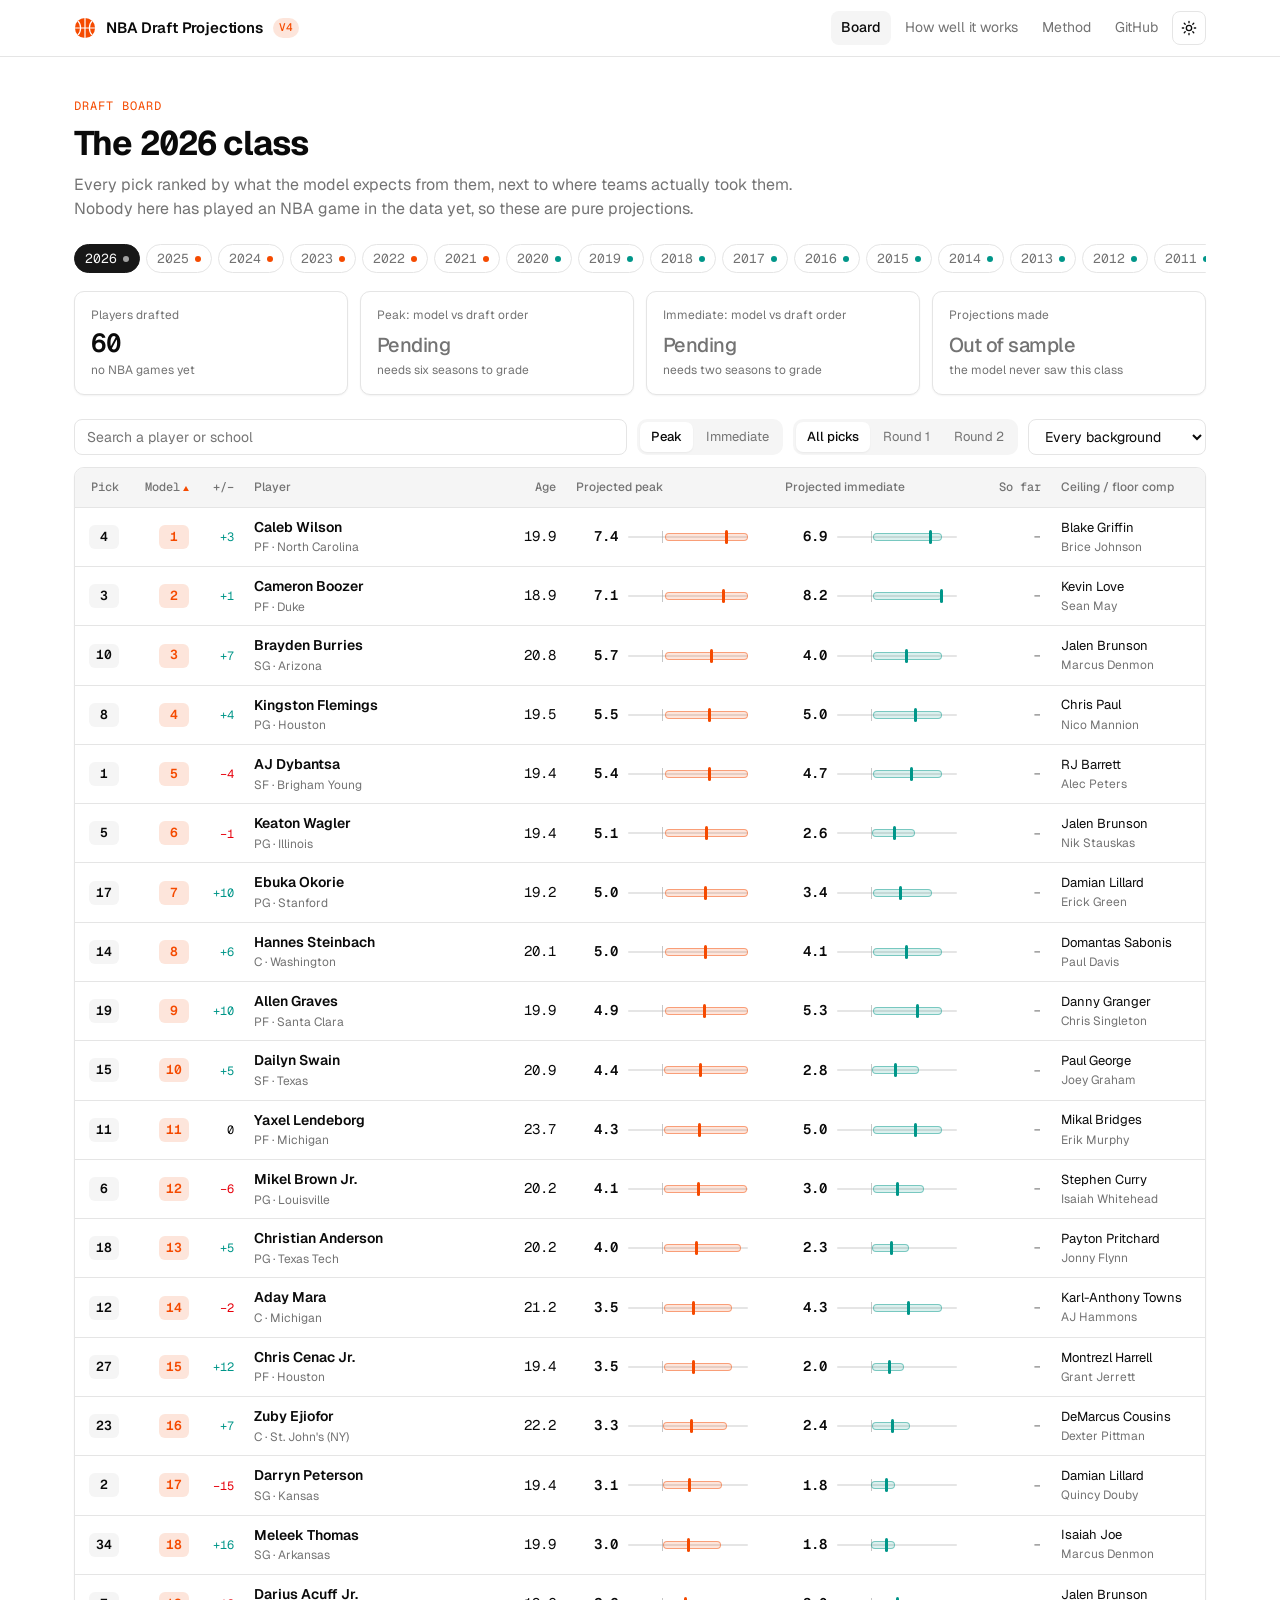
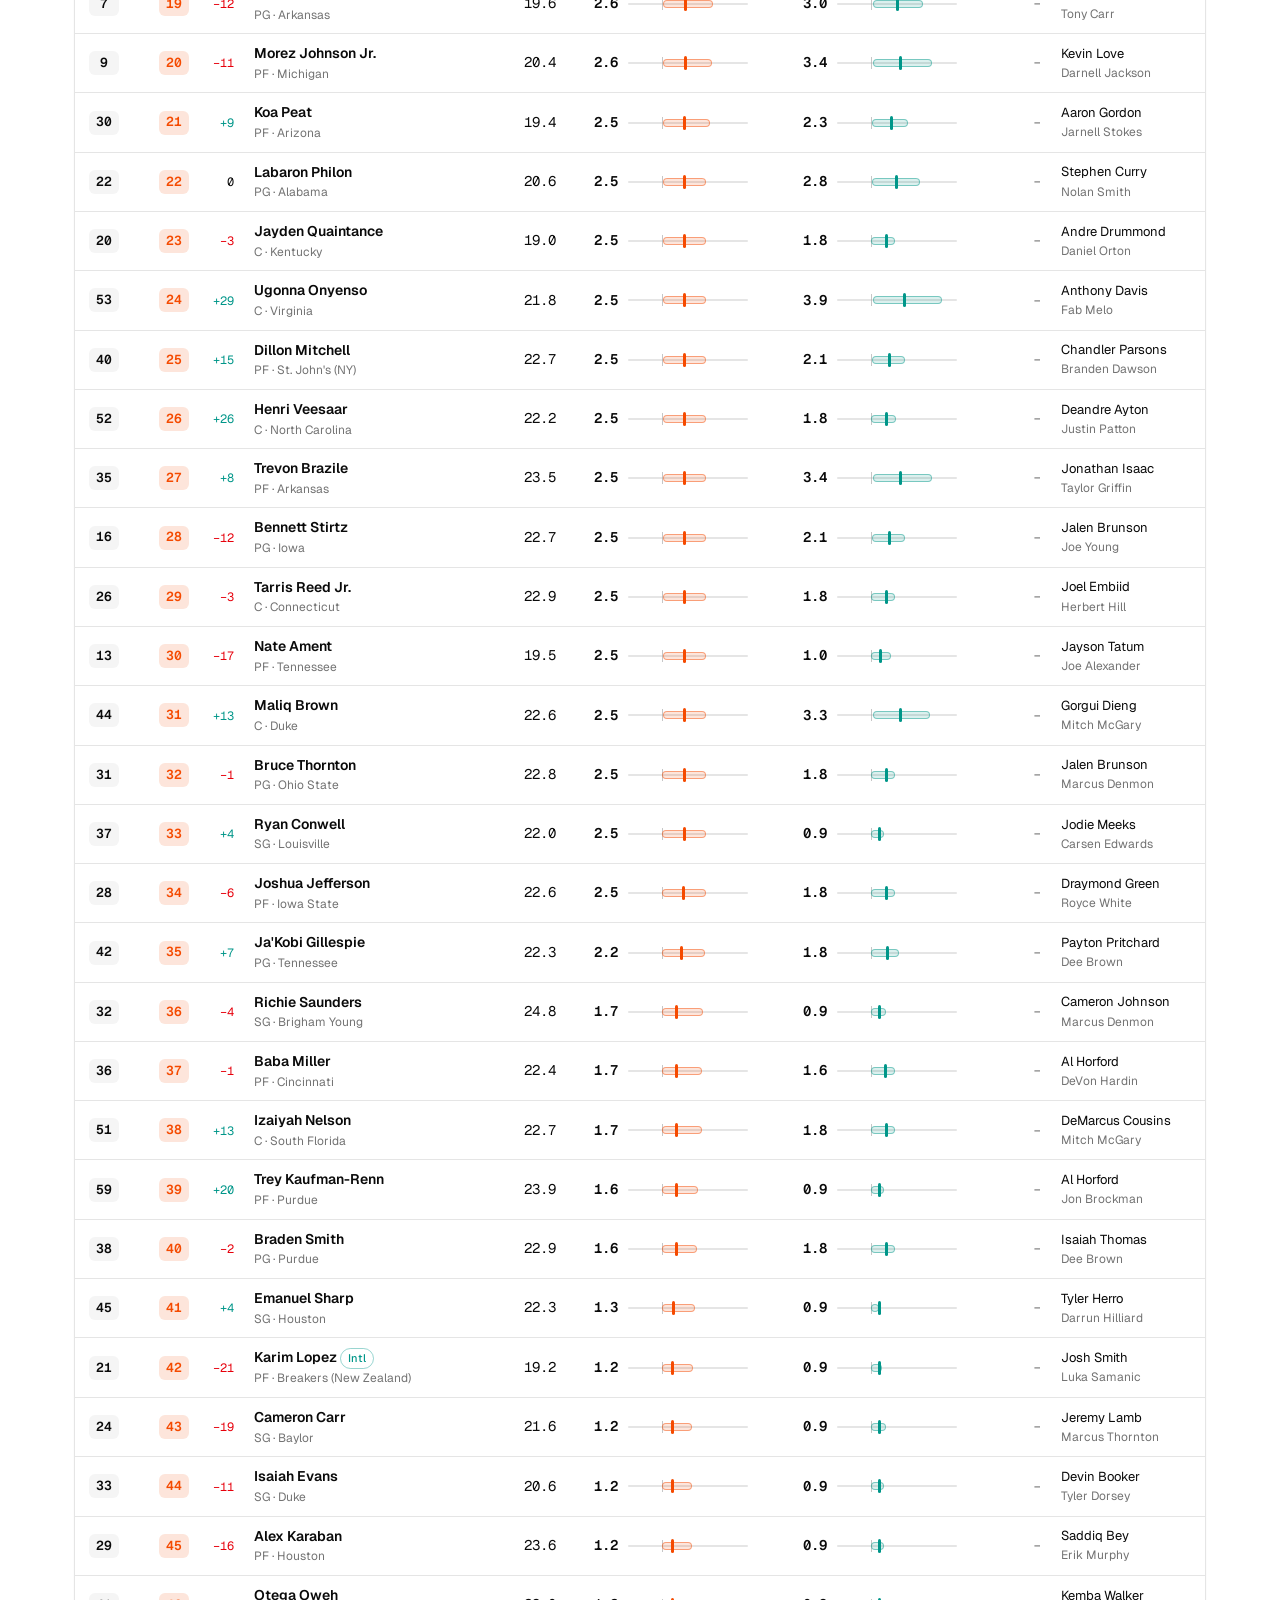
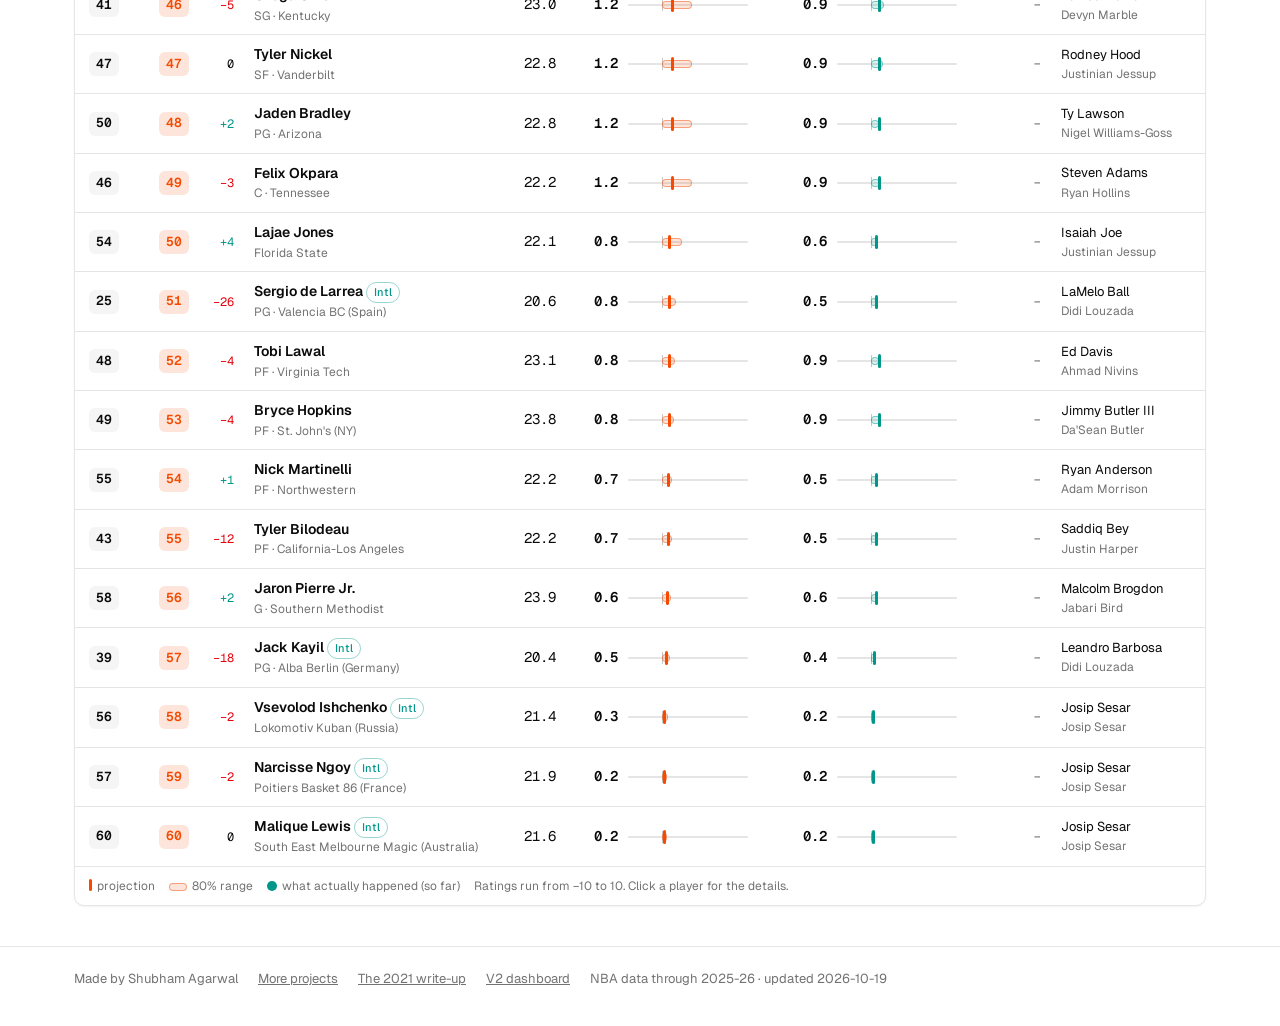
<file: docs/index.html>
<!doctype html>
<html lang="en">
<head>
<meta charset="utf-8">
<meta name="viewport" content="width=device-width, initial-scale=1">
<title>NBA Draft Board</title>
<meta name="description" content="Projected Peak and Immediate Impact Ratings for every NBA draft class since 2010, with ranges, player comps and what drives each projection.">
<link rel="preconnect" href="https://fonts.googleapis.com">
<link rel="preconnect" href="https://fonts.gstatic.com" crossorigin>
<link href="https://fonts.googleapis.com/css2?family=Geist:wght@400;500;600;700&family=Geist+Mono:wght@400;500;600&display=swap" rel="stylesheet">
<link rel="icon" href="data:image/svg+xml,%3Csvg xmlns='http://www.w3.org/2000/svg' viewBox='0 0 24 24'%3E%3Ccircle cx='12' cy='12' r='11' fill='%23e8590c'/%3E%3Cpath d='M1 12h22M12 1v22M4.2 4.2c4 4 4 11.6 0 15.6M19.8 4.2c-4 4-4 11.6 0 15.6' stroke='%23111' stroke-width='1.3' fill='none'/%3E%3C/svg%3E">
<link rel="stylesheet" href="assets/style.css">
<script src="assets/common.js"></script>
</head>
<body>
<header class="site-head">
  <div class="wrap">
    <a class="brand" href="./">
      <svg class="brand-ball" viewBox="0 0 24 24" aria-hidden="true"><circle cx="12" cy="12" r="11" fill="var(--orange)"/><path d="M1 12h22M12 1v22M4.2 4.2c4 4 4 11.6 0 15.6M19.8 4.2c-4 4-4 11.6 0 15.6" stroke="var(--background)" stroke-width="1.3" fill="none"/></svg>
      <span class="brand-name"><span class="name-long">NBA Draft </span>Projections</span><span class="tag">V4</span>
    </a>
    <nav class="nav">
      <a href="./" class="active">Board</a>
      <a href="backtest.html"><span class="hide-sm">How well it works</span><span class="show-sm">Backtest</span></a>
      <a href="method.html">Method</a>
      <a class="gh" href="https://github.com/statxsphere/nba_draft">GitHub</a>
      <button class="icon-btn" id="theme-btn" aria-label="Switch light and dark"><svg viewBox="0 0 24 24" fill="none" stroke="currentColor" stroke-width="2" stroke-linecap="round"><circle cx="12" cy="12" r="4"/><path d="M12 2v2M12 20v2M4.9 4.9l1.4 1.4M17.7 17.7l1.4 1.4M2 12h2M20 12h2M4.9 19.1l1.4-1.4M17.7 6.3l1.4-1.4"/></svg></button>
    </nav>
  </div>
</header>

<main class="wrap">
  <div class="page-title">
    <p class="eyebrow">Draft board</p>
    <h1 id="board-title">The <span class="mono">2026</span> class</h1>
    <p class="lede" id="board-lede">Every pick ranked by what the model expects from them, next to where teams actually took them.</p>
  </div>

  <div class="years" id="years" role="tablist" aria-label="Draft class"></div>

  <div class="stats" id="class-stats"></div>

  <div class="toolbar">
    <div class="grow"><input class="input" id="search" type="search" placeholder="Search a player or school" aria-label="Search"></div>
    <div class="seg" id="rank-by" aria-label="Rank by">
      <button data-v="peak" class="on">Peak</button>
      <button data-v="imm">Immediate</button>
    </div>
    <div class="seg" id="round-filter" aria-label="Round">
      <button data-v="all" class="on">All picks</button>
      <button data-v="1">Round 1</button>
      <button data-v="2">Round 2</button>
    </div>
    <select class="input" id="bg-filter" aria-label="Background">
      <option value="all">Every background</option>
      <option value="college">College</option>
      <option value="international">International</option>
      <option value="high school">High school</option>
      <option value="g league / ote">G League / OTE</option>
    </select>
  </div>

  <div class="card board-card">
    <div class="table-scroll">
      <table class="board" id="board">
        <thead>
          <tr>
            <th class="sortable num" data-k="pick">Pick</th>
            <th class="sortable num" data-k="rank">Model</th>
            <th class="sortable num hide-sm" data-k="delta" title="Draft pick minus model rank">+/−</th>
            <th class="sortable" data-k="name">Player</th>
            <th class="sortable num hide-md" data-k="age">Age</th>
            <th class="sortable" data-k="peak">Projected peak</th>
            <th class="sortable hide-sm" data-k="imm">Projected immediate</th>
            <th class="sortable num hide-md" data-k="actual" id="actual-head">Actual</th>
            <th class="hide-md">Ceiling / floor comp</th>
          </tr>
        </thead>
        <tbody></tbody>
      </table>
    </div>
    <div class="legend-inline">
      <span><i class="lg-mid"></i>projection</span>
      <span><i class="lg-band"></i>80% range</span>
      <span><i class="lg-act"></i>what actually happened (so far)</span>
      <span>Ratings run from −10 to 10. Click a player for the details.</span>
    </div>
  </div>
</main>

<div class="scrim" id="scrim"></div>
<aside class="drawer" id="drawer" aria-hidden="true" aria-label="Player details"></aside>

<footer class="site-foot">
  <div class="wrap">
    <span>Made by Shubham Agarwal</span>
    <a href="https://statxsphere.github.io/#projects">More projects</a>
    <a href="https://shoobydo.substack.com/p/nba-draft-2021-an-analysis">The 2021 write-up</a>
    <a href="https://statosphere-nba-draft-projections.streamlit.app/">V2 dashboard</a>
    <span id="updated"></span>
  </div>
</footer>

<script src="assets/board.js"></script>
</body>
</html>
</file>
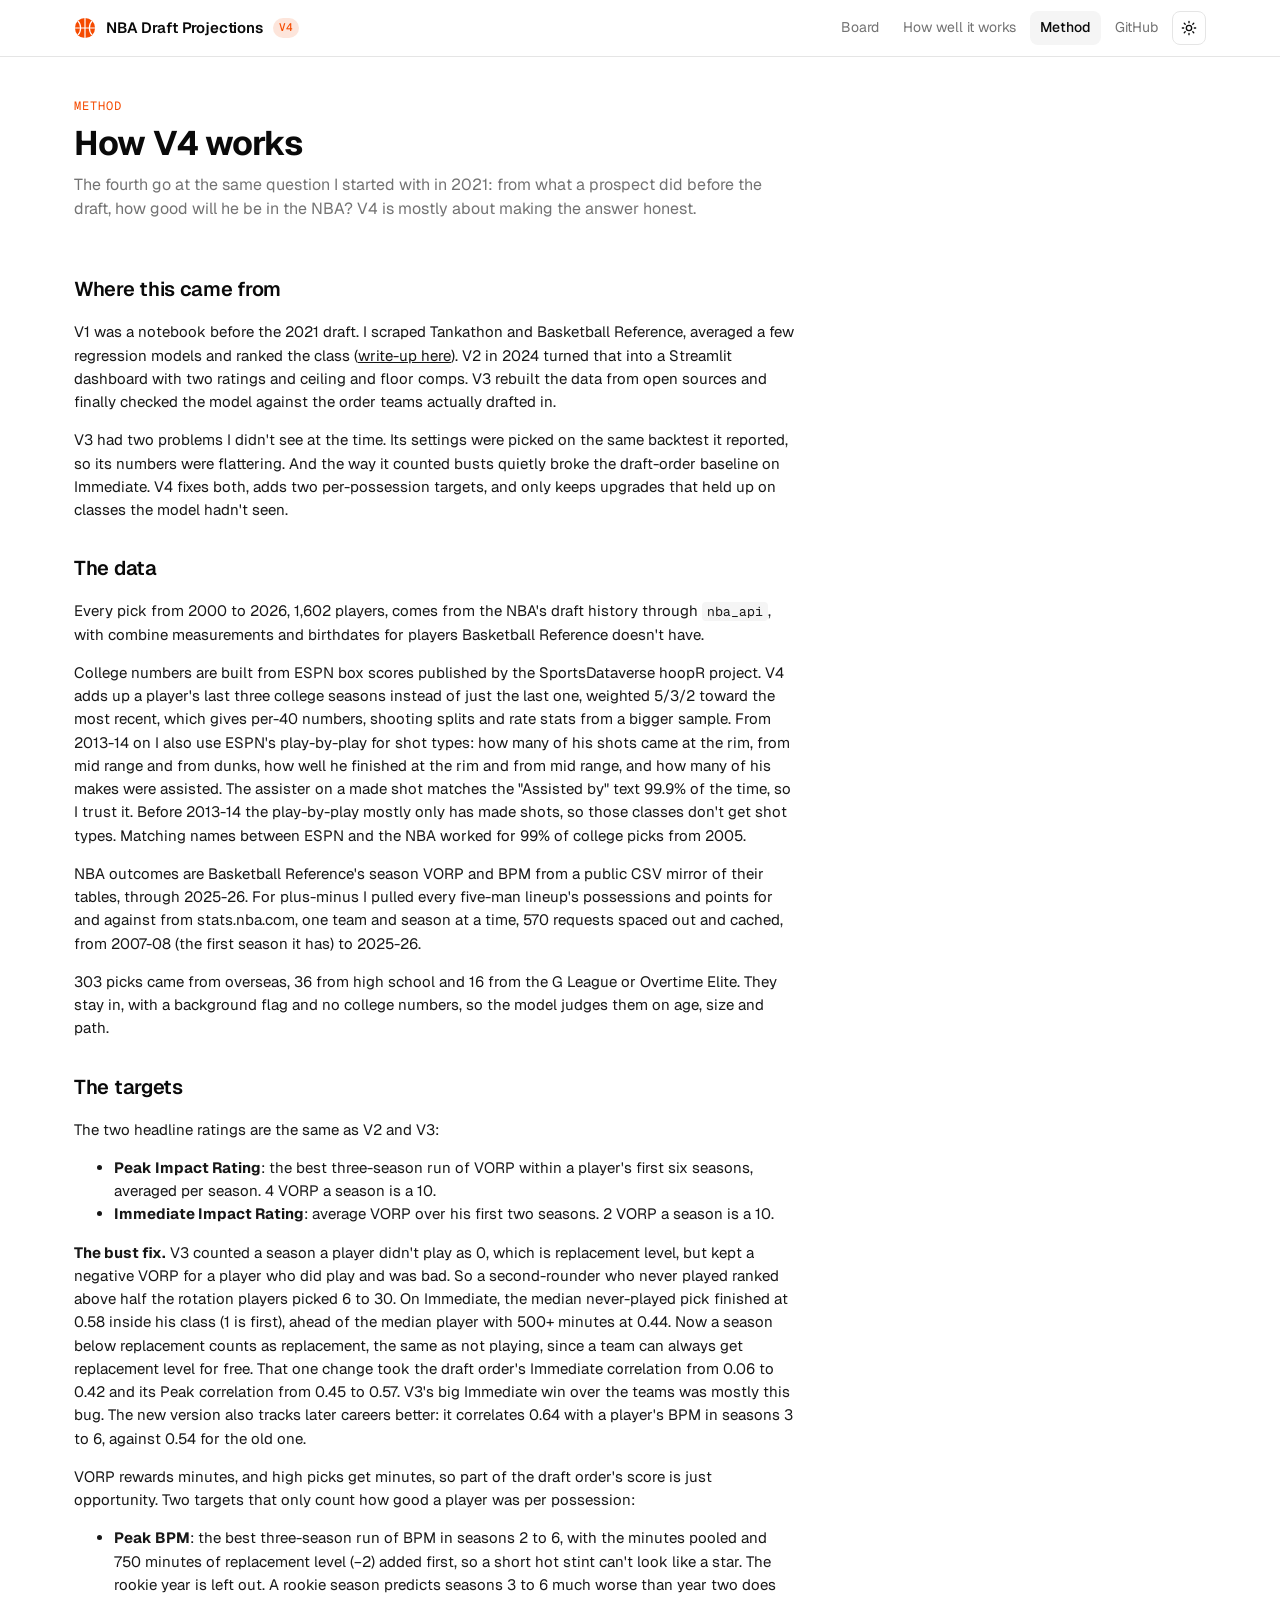
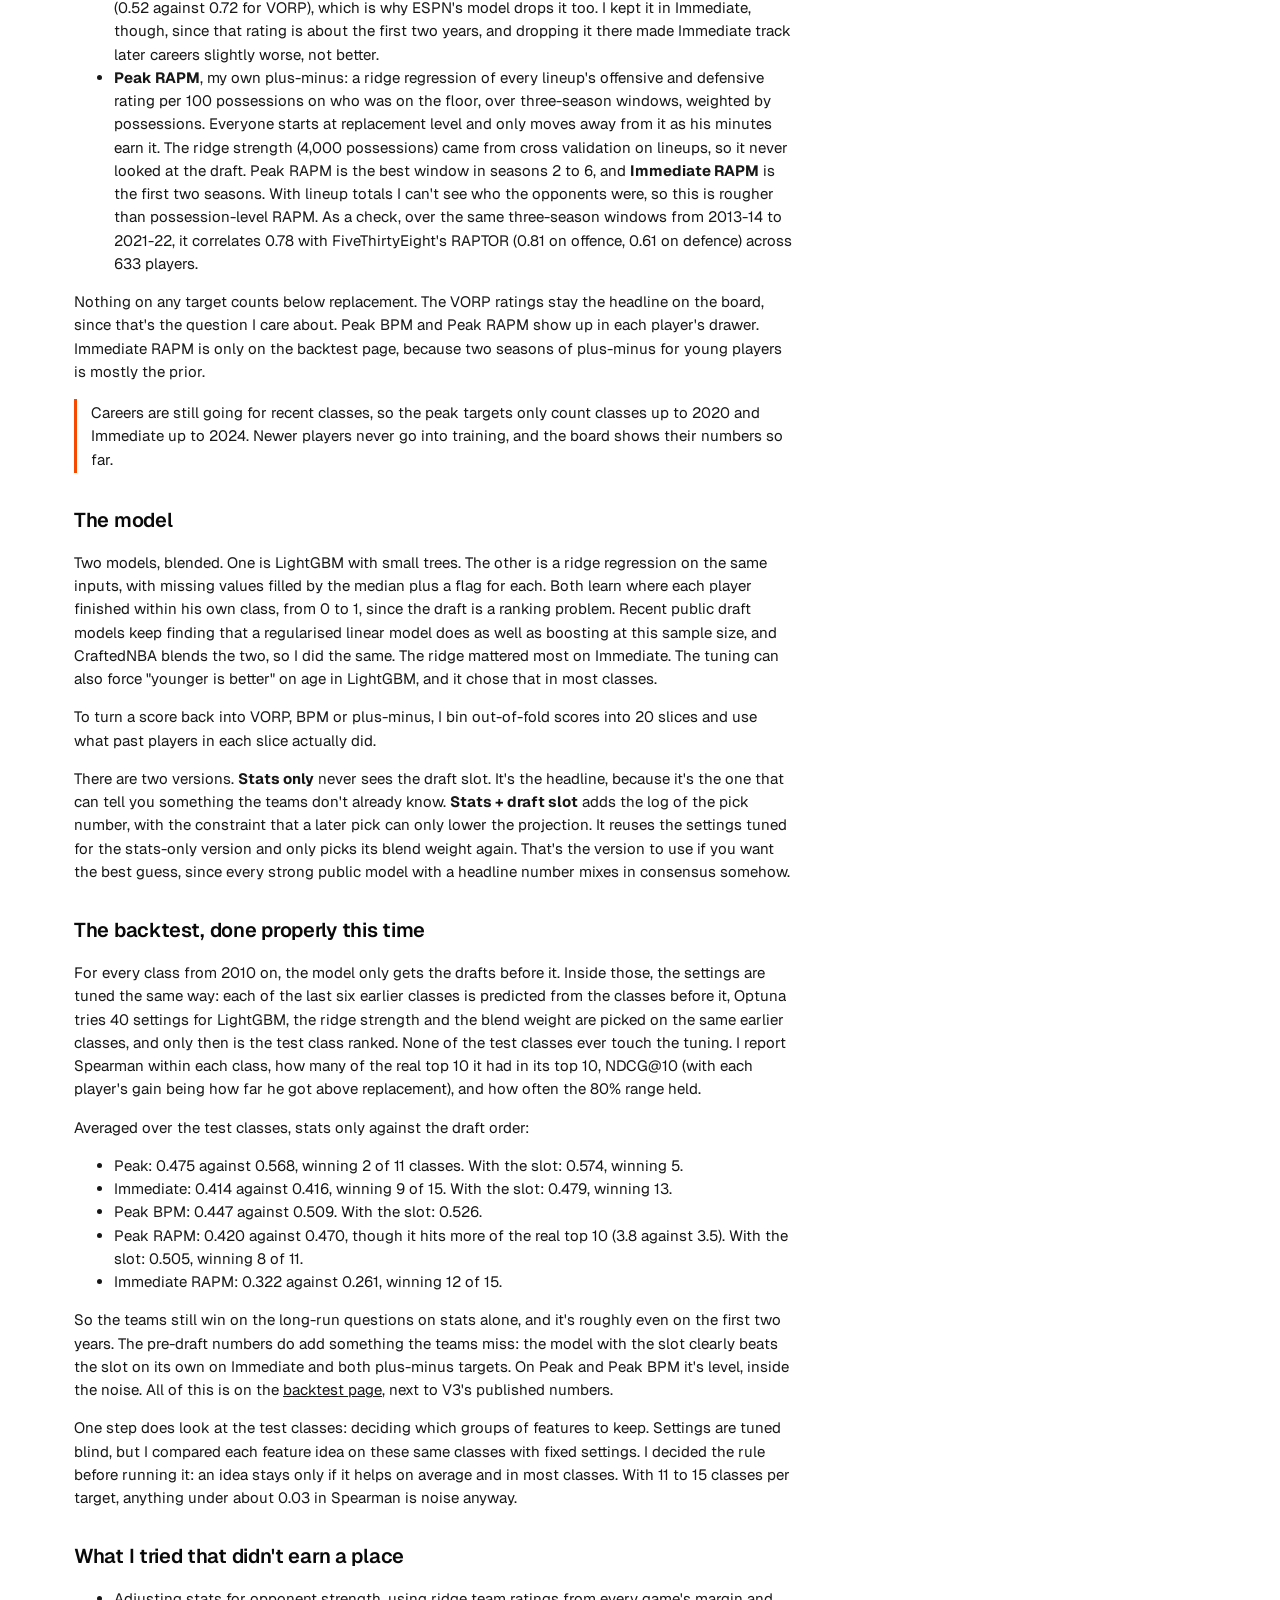
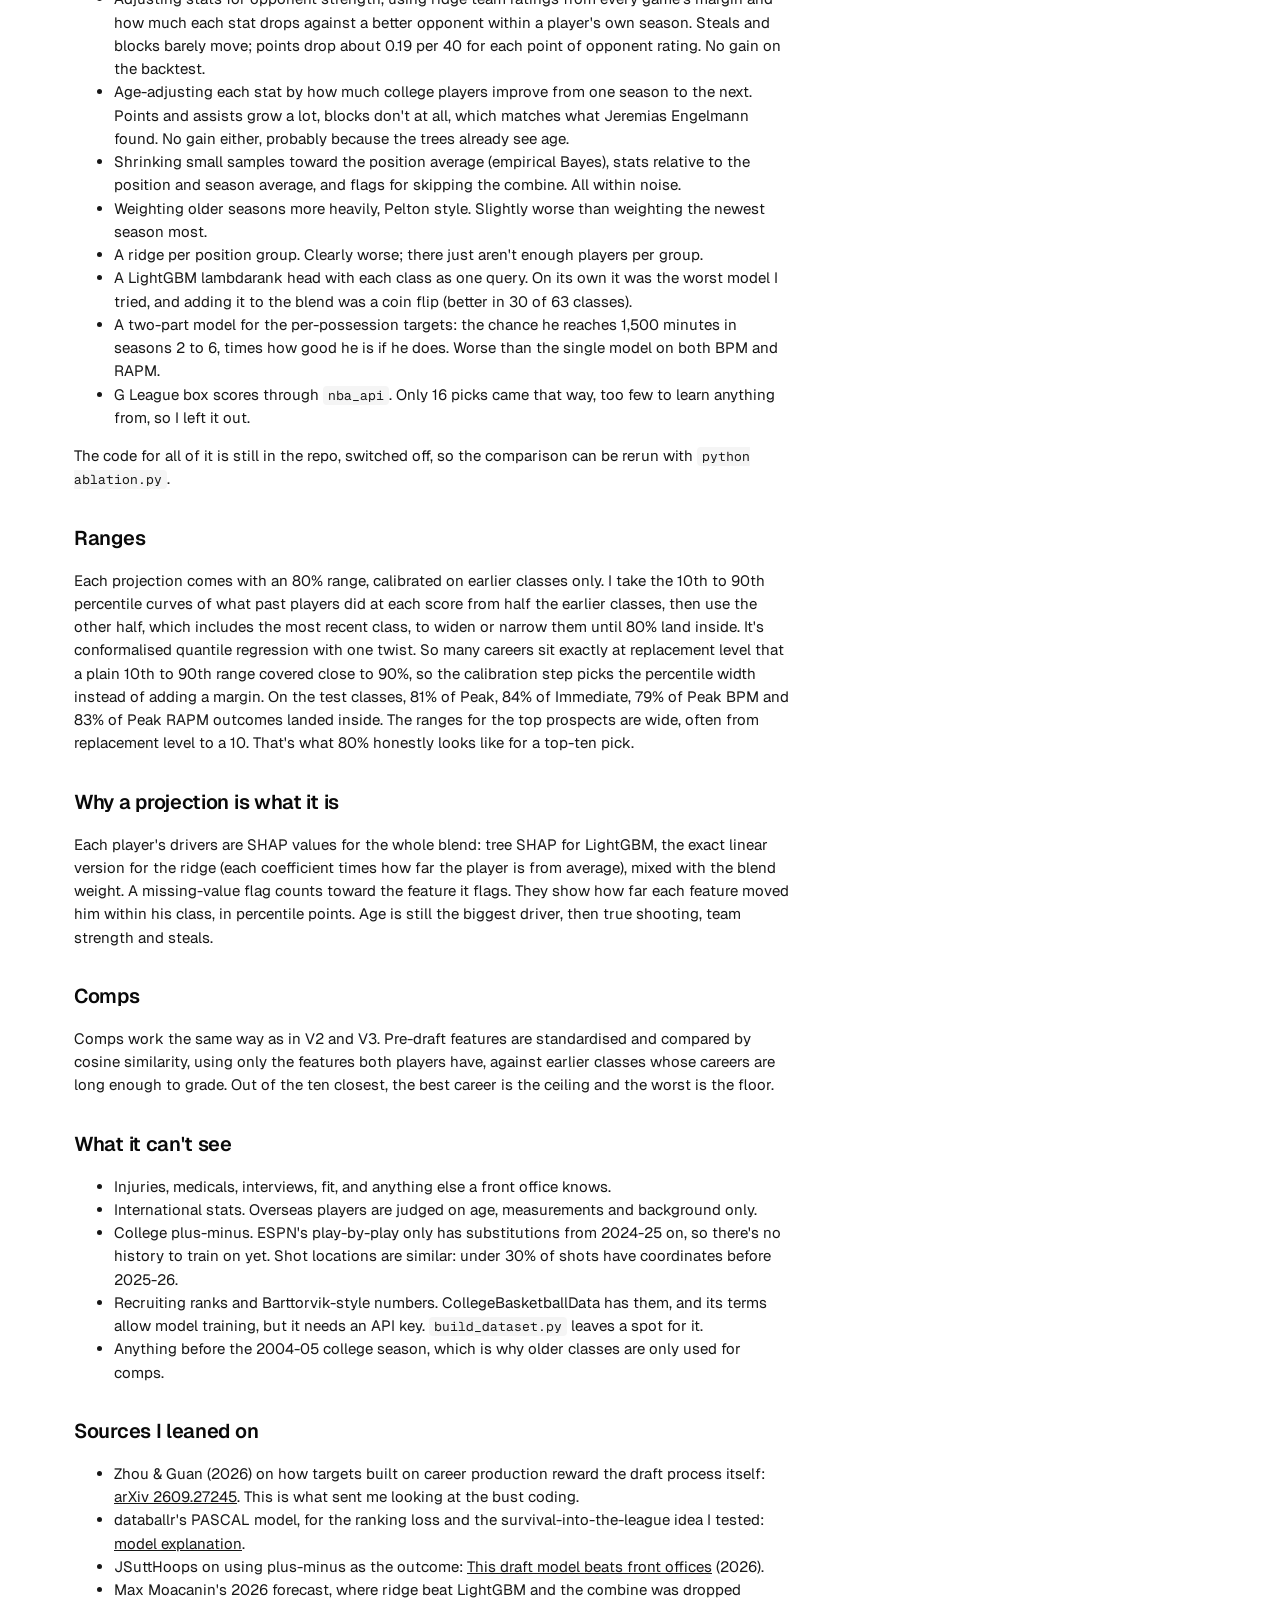
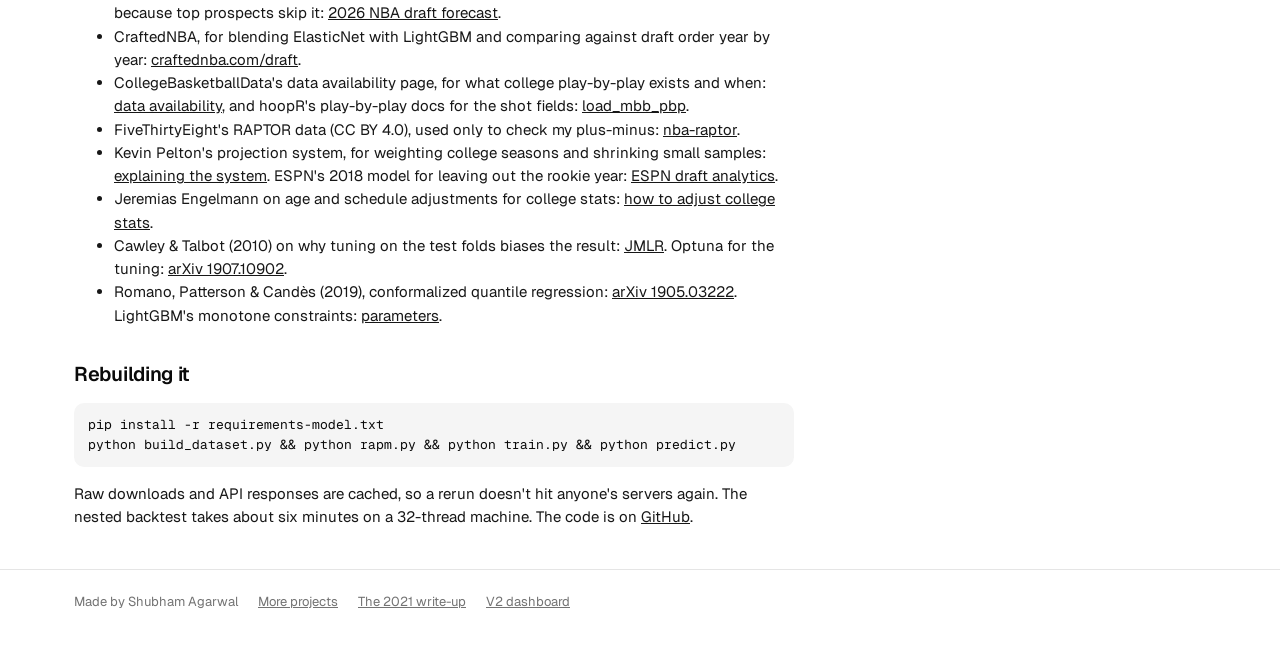
<file: docs/method.html>
<!doctype html>
<html lang="en">
<head>
<meta charset="utf-8">
<meta name="viewport" content="width=device-width, initial-scale=1">
<title>Draft Model Method</title>
<meta name="description" content="How V4 of my NBA draft model is built: the data, the targets, the bust fix, the model, the honest backtest, the ranges and the comps.">
<link rel="preconnect" href="https://fonts.googleapis.com">
<link rel="preconnect" href="https://fonts.gstatic.com" crossorigin>
<link href="https://fonts.googleapis.com/css2?family=Geist:wght@400;500;600;700&family=Geist+Mono:wght@400;500;600&display=swap" rel="stylesheet">
<link rel="icon" href="data:image/svg+xml,%3Csvg xmlns='http://www.w3.org/2000/svg' viewBox='0 0 24 24'%3E%3Ccircle cx='12' cy='12' r='11' fill='%23e8590c'/%3E%3Cpath d='M1 12h22M12 1v22M4.2 4.2c4 4 4 11.6 0 15.6M19.8 4.2c-4 4-4 11.6 0 15.6' stroke='%23111' stroke-width='1.3' fill='none'/%3E%3C/svg%3E">
<link rel="stylesheet" href="assets/style.css">
<script src="assets/common.js"></script>
</head>
<body>
<header class="site-head">
  <div class="wrap">
    <a class="brand" href="./">
      <svg class="brand-ball" viewBox="0 0 24 24" aria-hidden="true"><circle cx="12" cy="12" r="11" fill="var(--orange)"/><path d="M1 12h22M12 1v22M4.2 4.2c4 4 4 11.6 0 15.6M19.8 4.2c-4 4-4 11.6 0 15.6" stroke="var(--background)" stroke-width="1.3" fill="none"/></svg>
      <span class="brand-name"><span class="name-long">NBA Draft </span>Projections</span><span class="tag">V4</span>
    </a>
    <nav class="nav">
      <a href="./">Board</a>
      <a href="backtest.html"><span class="hide-sm">How well it works</span><span class="show-sm">Backtest</span></a>
      <a href="method.html" class="active">Method</a>
      <a class="gh" href="https://github.com/statxsphere/nba_draft">GitHub</a>
      <button class="icon-btn" id="theme-btn" aria-label="Switch light and dark"><svg viewBox="0 0 24 24" fill="none" stroke="currentColor" stroke-width="2" stroke-linecap="round"><circle cx="12" cy="12" r="4"/><path d="M12 2v2M12 20v2M4.9 4.9l1.4 1.4M17.7 17.7l1.4 1.4M2 12h2M20 12h2M4.9 19.1l1.4-1.4M17.7 6.3l1.4-1.4"/></svg></button>
    </nav>
  </div>
</header>

<main class="wrap">
  <div class="page-title">
    <p class="eyebrow">Method</p>
    <h1>How V4 works</h1>
    <p class="lede">The fourth go at the same question I started with in 2021: from what a prospect did before the draft, how good will he be in the NBA? V4 is mostly about making the answer honest.</p>
  </div>

  <article class="prose">
    <h2>Where this came from</h2>
    <p>V1 was a notebook before the 2021 draft. I scraped Tankathon and Basketball Reference, averaged a few regression models and ranked the class (<a href="https://shoobydo.substack.com/p/nba-draft-2021-an-analysis">write-up here</a>). V2 in 2024 turned that into a Streamlit dashboard with two ratings and ceiling and floor comps. V3 rebuilt the data from open sources and finally checked the model against the order teams actually drafted in.</p>
    <p>V3 had two problems I didn't see at the time. Its settings were picked on the same backtest it reported, so its numbers were flattering. And the way it counted busts quietly broke the draft-order baseline on Immediate. V4 fixes both, adds two per-possession targets, and only keeps upgrades that held up on classes the model hadn't seen.</p>

    <h2>The data</h2>
    <p>Every pick from 2000 to 2026, 1,602 players, comes from the NBA's draft history through <code>nba_api</code>, with combine measurements and birthdates for players Basketball Reference doesn't have.</p>
    <p>College numbers are built from ESPN box scores published by the SportsDataverse hoopR project. V4 adds up a player's last three college seasons instead of just the last one, weighted 5/3/2 toward the most recent, which gives per-40 numbers, shooting splits and rate stats from a bigger sample. From 2013-14 on I also use ESPN's play-by-play for shot types: how many of his shots came at the rim, from mid range and from dunks, how well he finished at the rim and from mid range, and how many of his makes were assisted. The assister on a made shot matches the "Assisted by" text 99.9% of the time, so I trust it. Before 2013-14 the play-by-play mostly only has made shots, so those classes don't get shot types. Matching names between ESPN and the NBA worked for 99% of college picks from 2005.</p>
    <p>NBA outcomes are Basketball Reference's season VORP and BPM from a public CSV mirror of their tables, through 2025-26. For plus-minus I pulled every five-man lineup's possessions and points for and against from stats.nba.com, one team and season at a time, 570 requests spaced out and cached, from 2007-08 (the first season it has) to 2025-26.</p>
    <p>303 picks came from overseas, 36 from high school and 16 from the G League or Overtime Elite. They stay in, with a background flag and no college numbers, so the model judges them on age, size and path.</p>

    <h2>The targets</h2>
    <p>The two headline ratings are the same as V2 and V3:</p>
    <ul>
      <li><b>Peak Impact Rating</b>: the best three-season run of VORP within a player's first six seasons, averaged per season. 4 VORP a season is a 10.</li>
      <li><b>Immediate Impact Rating</b>: average VORP over his first two seasons. 2 VORP a season is a 10.</li>
    </ul>
    <p><b>The bust fix.</b> V3 counted a season a player didn't play as 0, which is replacement level, but kept a negative VORP for a player who did play and was bad. So a second-rounder who never played ranked above half the rotation players picked 6 to 30. On Immediate, the median never-played pick finished at 0.58 inside his class (1 is first), ahead of the median player with 500+ minutes at 0.44. Now a season below replacement counts as replacement, the same as not playing, since a team can always get replacement level for free. That one change took the draft order's Immediate correlation from 0.06 to 0.42 and its Peak correlation from 0.45 to 0.57. V3's big Immediate win over the teams was mostly this bug. The new version also tracks later careers better: it correlates 0.64 with a player's BPM in seasons 3 to 6, against 0.54 for the old one.</p>
    <p>VORP rewards minutes, and high picks get minutes, so part of the draft order's score is just opportunity. Two targets that only count how good a player was per possession:</p>
    <ul>
      <li><b>Peak BPM</b>: the best three-season run of BPM in seasons 2 to 6, with the minutes pooled and 750 minutes of replacement level (−2) added first, so a short hot stint can't look like a star. The rookie year is left out. A rookie season predicts seasons 3 to 6 much worse than year two does (0.52 against 0.72 for VORP), which is why ESPN's model drops it too. I kept it in Immediate, though, since that rating is about the first two years, and dropping it there made Immediate track later careers slightly worse, not better.</li>
      <li><b>Peak RAPM</b>, my own plus-minus: a ridge regression of every lineup's offensive and defensive rating per 100 possessions on who was on the floor, over three-season windows, weighted by possessions. Everyone starts at replacement level and only moves away from it as his minutes earn it. The ridge strength (4,000 possessions) came from cross validation on lineups, so it never looked at the draft. Peak RAPM is the best window in seasons 2 to 6, and <b>Immediate RAPM</b> is the first two seasons. With lineup totals I can't see who the opponents were, so this is rougher than possession-level RAPM. As a check, over the same three-season windows from 2013-14 to 2021-22, it correlates 0.78 with FiveThirtyEight's RAPTOR (0.81 on offence, 0.61 on defence) across 633 players.</li>
    </ul>
    <p>Nothing on any target counts below replacement. The VORP ratings stay the headline on the board, since that's the question I care about. Peak BPM and Peak RAPM show up in each player's drawer. Immediate RAPM is only on the backtest page, because two seasons of plus-minus for young players is mostly the prior.</p>
    <p class="note">Careers are still going for recent classes, so the peak targets only count classes up to 2020 and Immediate up to 2024. Newer players never go into training, and the board shows their numbers so far.</p>

    <h2>The model</h2>
    <p>Two models, blended. One is LightGBM with small trees. The other is a ridge regression on the same inputs, with missing values filled by the median plus a flag for each. Both learn where each player finished within his own class, from 0 to 1, since the draft is a ranking problem. Recent public draft models keep finding that a regularised linear model does as well as boosting at this sample size, and CraftedNBA blends the two, so I did the same. The ridge mattered most on Immediate. The tuning can also force "younger is better" on age in LightGBM, and it chose that in most classes.</p>
    <p>To turn a score back into VORP, BPM or plus-minus, I bin out-of-fold scores into 20 slices and use what past players in each slice actually did.</p>
    <p>There are two versions. <b>Stats only</b> never sees the draft slot. It's the headline, because it's the one that can tell you something the teams don't already know. <b>Stats + draft slot</b> adds the log of the pick number, with the constraint that a later pick can only lower the projection. It reuses the settings tuned for the stats-only version and only picks its blend weight again. That's the version to use if you want the best guess, since every strong public model with a headline number mixes in consensus somehow.</p>

    <h2>The backtest, done properly this time</h2>
    <p>For every class from 2010 on, the model only gets the drafts before it. Inside those, the settings are tuned the same way: each of the last six earlier classes is predicted from the classes before it, Optuna tries 40 settings for LightGBM, the ridge strength and the blend weight are picked on the same earlier classes, and only then is the test class ranked. None of the test classes ever touch the tuning. I report Spearman within each class, how many of the real top 10 it had in its top 10, NDCG@10 (with each player's gain being how far he got above replacement), and how often the 80% range held.</p>
    <p>Averaged over the test classes, stats only against the draft order:</p>
    <ul>
      <li>Peak: 0.475 against 0.568, winning 2 of 11 classes. With the slot: 0.574, winning 5.</li>
      <li>Immediate: 0.414 against 0.416, winning 9 of 15. With the slot: 0.479, winning 13.</li>
      <li>Peak BPM: 0.447 against 0.509. With the slot: 0.526.</li>
      <li>Peak RAPM: 0.420 against 0.470, though it hits more of the real top 10 (3.8 against 3.5). With the slot: 0.505, winning 8 of 11.</li>
      <li>Immediate RAPM: 0.322 against 0.261, winning 12 of 15.</li>
    </ul>
    <p>So the teams still win on the long-run questions on stats alone, and it's roughly even on the first two years. The pre-draft numbers do add something the teams miss: the model with the slot clearly beats the slot on its own on Immediate and both plus-minus targets. On Peak and Peak BPM it's level, inside the noise. All of this is on the <a href="backtest.html">backtest page</a>, next to V3's published numbers.</p>
    <p>One step does look at the test classes: deciding which groups of features to keep. Settings are tuned blind, but I compared each feature idea on these same classes with fixed settings. I decided the rule before running it: an idea stays only if it helps on average and in most classes. With 11 to 15 classes per target, anything under about 0.03 in Spearman is noise anyway.</p>

    <h2>What I tried that didn't earn a place</h2>
    <ul>
      <li>Adjusting stats for opponent strength, using ridge team ratings from every game's margin and how much each stat drops against a better opponent within a player's own season. Steals and blocks barely move; points drop about 0.19 per 40 for each point of opponent rating. No gain on the backtest.</li>
      <li>Age-adjusting each stat by how much college players improve from one season to the next. Points and assists grow a lot, blocks don't at all, which matches what Jeremias Engelmann found. No gain either, probably because the trees already see age.</li>
      <li>Shrinking small samples toward the position average (empirical Bayes), stats relative to the position and season average, and flags for skipping the combine. All within noise.</li>
      <li>Weighting older seasons more heavily, Pelton style. Slightly worse than weighting the newest season most.</li>
      <li>A ridge per position group. Clearly worse; there just aren't enough players per group.</li>
      <li>A LightGBM lambdarank head with each class as one query. On its own it was the worst model I tried, and adding it to the blend was a coin flip (better in 30 of 63 classes).</li>
      <li>A two-part model for the per-possession targets: the chance he reaches 1,500 minutes in seasons 2 to 6, times how good he is if he does. Worse than the single model on both BPM and RAPM.</li>
      <li>G League box scores through <code>nba_api</code>. Only 16 picks came that way, too few to learn anything from, so I left it out.</li>
    </ul>
    <p>The code for all of it is still in the repo, switched off, so the comparison can be rerun with <code>python ablation.py</code>.</p>

    <h2>Ranges</h2>
    <p>Each projection comes with an 80% range, calibrated on earlier classes only. I take the 10th to 90th percentile curves of what past players did at each score from half the earlier classes, then use the other half, which includes the most recent class, to widen or narrow them until 80% land inside. It's conformalised quantile regression with one twist. So many careers sit exactly at replacement level that a plain 10th to 90th range covered close to 90%, so the calibration step picks the percentile width instead of adding a margin. On the test classes, 81% of Peak, 84% of Immediate, 79% of Peak BPM and 83% of Peak RAPM outcomes landed inside. The ranges for the top prospects are wide, often from replacement level to a 10. That's what 80% honestly looks like for a top-ten pick.</p>

    <h2>Why a projection is what it is</h2>
    <p>Each player's drivers are SHAP values for the whole blend: tree SHAP for LightGBM, the exact linear version for the ridge (each coefficient times how far the player is from average), mixed with the blend weight. A missing-value flag counts toward the feature it flags. They show how far each feature moved him within his class, in percentile points. Age is still the biggest driver, then true shooting, team strength and steals.</p>

    <h2>Comps</h2>
    <p>Comps work the same way as in V2 and V3. Pre-draft features are standardised and compared by cosine similarity, using only the features both players have, against earlier classes whose careers are long enough to grade. Out of the ten closest, the best career is the ceiling and the worst is the floor.</p>

    <h2>What it can't see</h2>
    <ul>
      <li>Injuries, medicals, interviews, fit, and anything else a front office knows.</li>
      <li>International stats. Overseas players are judged on age, measurements and background only.</li>
      <li>College plus-minus. ESPN's play-by-play only has substitutions from 2024-25 on, so there's no history to train on yet. Shot locations are similar: under 30% of shots have coordinates before 2025-26.</li>
      <li>Recruiting ranks and Barttorvik-style numbers. CollegeBasketballData has them, and its terms allow model training, but it needs an API key. <code>build_dataset.py</code> leaves a spot for it.</li>
      <li>Anything before the 2004-05 college season, which is why older classes are only used for comps.</li>
    </ul>

    <h2>Sources I leaned on</h2>
    <ul>
      <li>Zhou &amp; Guan (2026) on how targets built on career production reward the draft process itself: <a href="https://arxiv.org/abs/2609.27245">arXiv 2609.27245</a>. This is what sent me looking at the bust coding.</li>
      <li>databallr's PASCAL model, for the ranking loss and the survival-into-the-league idea I tested: <a href="https://databallr.com/nbadraft/model-explanation">model explanation</a>.</li>
      <li>JSuttHoops on using plus-minus as the outcome: <a href="https://jsutthoops.substack.com/p/this-draft-model-beats-front-offices">This draft model beats front offices</a> (2026).</li>
      <li>Max Moacanin's 2026 forecast, where ridge beat LightGBM and the combine was dropped because top prospects skip it: <a href="https://maxmoacanin.substack.com/p/2026-nba-draft-forecast">2026 NBA draft forecast</a>.</li>
      <li>CraftedNBA, for blending ElasticNet with LightGBM and comparing against draft order year by year: <a href="https://craftednba.com/draft">craftednba.com/draft</a>.</li>
      <li>CollegeBasketballData's data availability page, for what college play-by-play exists and when: <a href="https://api.collegebasketballdata.com/data-availability">data availability</a>, and hoopR's play-by-play docs for the shot fields: <a href="https://rdrr.io/cran/hoopR/man/load_mbb_pbp.html">load_mbb_pbp</a>.</li>
      <li>FiveThirtyEight's RAPTOR data (CC BY 4.0), used only to check my plus-minus: <a href="https://github.com/fivethirtyeight/data/tree/master/nba-raptor">nba-raptor</a>.</li>
      <li>Kevin Pelton's projection system, for weighting college seasons and shrinking small samples: <a href="https://africa.espn.com/nba/story/_/id/16235135/explaining-kevin-pelton-nba-draft-projection-system">explaining the system</a>. ESPN's 2018 model for leaving out the rookie year: <a href="https://africa.espn.com/nba/story/_/id/23771351/espn-draft-analytics-model-makes-nba-draft-projections">ESPN draft analytics</a>.</li>
      <li>Jeremias Engelmann on age and schedule adjustments for college stats: <a href="https://www.roycewebb.com/p/how-to-adjust-college-stats-featuring">how to adjust college stats</a>.</li>
      <li>Cawley &amp; Talbot (2010) on why tuning on the test folds biases the result: <a href="https://www.jmlr.org/papers/v11/cawley10a.html">JMLR</a>. Optuna for the tuning: <a href="https://arxiv.org/abs/1907.10902">arXiv 1907.10902</a>.</li>
      <li>Romano, Patterson &amp; Candès (2019), conformalized quantile regression: <a href="https://arxiv.org/abs/1905.03222">arXiv 1905.03222</a>. LightGBM's monotone constraints: <a href="https://lightgbm.readthedocs.io/en/latest/Parameters.html">parameters</a>.</li>
    </ul>

    <h2>Rebuilding it</h2>
<pre>pip install -r requirements-model.txt
python build_dataset.py && python rapm.py && python train.py && python predict.py</pre>
    <p>Raw downloads and API responses are cached, so a rerun doesn't hit anyone's servers again. The nested backtest takes about six minutes on a 32-thread machine. The code is on <a href="https://github.com/statxsphere/nba_draft">GitHub</a>.</p>
  </article>
</main>

<footer class="site-foot">
  <div class="wrap">
    <span>Made by Shubham Agarwal</span>
    <a href="https://statxsphere.github.io/#projects">More projects</a>
    <a href="https://shoobydo.substack.com/p/nba-draft-2021-an-analysis">The 2021 write-up</a>
    <a href="https://statosphere-nba-draft-projections.streamlit.app/">V2 dashboard</a>
  </div>
</footer>
</body>
</html>
</file>
<file: docs/assets/style.css>
:root {
  --radius: 0.625rem;
  --background: oklch(1 0 0);
  --foreground: oklch(0.145 0 0);
  --card: oklch(1 0 0);
  --card-foreground: oklch(0.145 0 0);
  --muted: oklch(0.97 0 0);
  --muted-foreground: oklch(0.556 0 0);
  --border: oklch(0.922 0 0);
  --input: oklch(0.922 0 0);
  --primary: oklch(0.205 0 0);
  --primary-foreground: oklch(0.985 0 0);
  --ring: oklch(0.708 0 0);
  --orange: oklch(0.646 0.222 41.116);
  --orange-soft: oklch(0.646 0.222 41.116 / 0.14);
  --teal: oklch(0.6 0.118 184.714);
  --teal-soft: oklch(0.6 0.118 184.714 / 0.14);
  --grey-line: oklch(0.708 0 0);
  --good: oklch(0.6 0.118 184.714);
  --bad: oklch(0.577 0.245 27.325);
  --shadow: 0 1px 2px oklch(0 0 0 / 0.05);
  color-scheme: light;
}

:root[data-theme="dark"] {
  --background: oklch(0.145 0 0);
  --foreground: oklch(0.985 0 0);
  --card: oklch(0.205 0 0);
  --card-foreground: oklch(0.985 0 0);
  --muted: oklch(0.269 0 0);
  --muted-foreground: oklch(0.708 0 0);
  --border: oklch(1 0 0 / 10%);
  --input: oklch(1 0 0 / 15%);
  --primary: oklch(0.922 0 0);
  --primary-foreground: oklch(0.205 0 0);
  --ring: oklch(0.556 0 0);
  --orange: oklch(0.705 0.213 47.604);
  --orange-soft: oklch(0.705 0.213 47.604 / 0.18);
  --teal: oklch(0.696 0.17 162.48);
  --teal-soft: oklch(0.696 0.17 162.48 / 0.18);
  --grey-line: oklch(0.556 0 0);
  --good: oklch(0.696 0.17 162.48);
  --bad: oklch(0.704 0.191 22.216);
  color-scheme: dark;
}

@media (prefers-color-scheme: dark) {
  :root:not([data-theme="light"]) {
    --background: oklch(0.145 0 0);
    --foreground: oklch(0.985 0 0);
    --card: oklch(0.205 0 0);
    --card-foreground: oklch(0.985 0 0);
    --muted: oklch(0.269 0 0);
    --muted-foreground: oklch(0.708 0 0);
    --border: oklch(1 0 0 / 10%);
    --input: oklch(1 0 0 / 15%);
    --primary: oklch(0.922 0 0);
    --primary-foreground: oklch(0.205 0 0);
    --ring: oklch(0.556 0 0);
    --orange: oklch(0.705 0.213 47.604);
    --orange-soft: oklch(0.705 0.213 47.604 / 0.18);
    --teal: oklch(0.696 0.17 162.48);
    --teal-soft: oklch(0.696 0.17 162.48 / 0.18);
    --grey-line: oklch(0.556 0 0);
    --good: oklch(0.696 0.17 162.48);
    --bad: oklch(0.704 0.191 22.216);
    color-scheme: dark;
  }
}

* { box-sizing: border-box; }

html { -webkit-text-size-adjust: 100%; }

body {
  margin: 0;
  background: var(--background);
  color: var(--foreground);
  font-family: "Geist", system-ui, -apple-system, "Segoe UI", sans-serif;
  font-size: 15px;
  line-height: 1.55;
  -webkit-font-smoothing: antialiased;
}

.mono, td.num, th.num, .stat-value, .score { font-family: "Geist Mono", ui-monospace, "SFMono-Regular", Consolas, monospace; font-variant-numeric: tabular-nums; }

a { color: inherit; }
a:hover { color: var(--orange); }

.wrap { max-width: 1180px; margin: 0 auto; padding: 0 24px; }

/* header */
.site-head {
  position: sticky; top: 0; z-index: 20;
  background: color-mix(in oklab, var(--background) 88%, transparent);
  backdrop-filter: blur(8px);
  border-bottom: 1px solid var(--border);
}
.site-head .wrap { display: flex; align-items: center; gap: 20px; height: 56px; }
.brand { display: flex; align-items: center; gap: 10px; text-decoration: none; font-weight: 600; letter-spacing: -0.01em; white-space: nowrap; }
.brand-ball { width: 22px; height: 22px; flex: none; }
.brand .tag { font-family: "Geist Mono", monospace; font-size: 11px; font-weight: 500; padding: 1px 6px; border-radius: 999px; background: var(--orange-soft); color: var(--orange); }
.nav { display: flex; gap: 4px; margin-left: auto; align-items: center; }
.nav a { text-decoration: none; font-size: 14px; color: var(--muted-foreground); padding: 6px 10px; border-radius: calc(var(--radius) - 2px); white-space: nowrap; }
.nav a:hover { color: var(--foreground); background: var(--muted); }
.nav a.active { color: var(--foreground); background: var(--muted); font-weight: 500; }
.icon-btn {
  display: inline-flex; align-items: center; justify-content: center;
  width: 34px; height: 34px; border-radius: calc(var(--radius) - 2px);
  border: 1px solid var(--border); background: var(--background); color: var(--foreground); cursor: pointer;
}
.icon-btn:hover { background: var(--muted); }
.icon-btn svg { width: 16px; height: 16px; }

/* page */
.page-title { padding: 40px 0 20px; }
.eyebrow { font-family: "Geist Mono", monospace; font-size: 12px; text-transform: uppercase; letter-spacing: 0.08em; color: var(--orange); margin: 0 0 8px; }
h1 { font-size: 34px; line-height: 1.15; letter-spacing: -0.025em; margin: 0 0 10px; font-weight: 700; }
h2 { font-size: 20px; letter-spacing: -0.015em; margin: 0 0 6px; font-weight: 600; }
h3 { font-size: 15px; margin: 0 0 6px; font-weight: 600; }
.lede { color: var(--muted-foreground); max-width: 720px; margin: 0; font-size: 16px; }
.muted { color: var(--muted-foreground); }
.small { font-size: 13px; }

.card {
  background: var(--card); color: var(--card-foreground);
  border: 1px solid var(--border); border-radius: var(--radius); box-shadow: var(--shadow);
}
.card-pad { padding: 18px 20px; }
.card-head { padding: 18px 20px 0; }
.card-head p { margin: 0; }

.stats { display: grid; grid-template-columns: repeat(4, minmax(0, 1fr)); gap: 12px; margin: 8px 0 24px; }
.stat { padding: 14px 16px; }
.stat-label { font-size: 12px; color: var(--muted-foreground); margin-bottom: 4px; }
.stat-value { font-size: 26px; font-weight: 600; letter-spacing: -0.02em; line-height: 1.1; }
.stat-value .vs { font-size: 14px; color: var(--muted-foreground); font-weight: 400; }
.stat-text { font-family: "Geist", system-ui, sans-serif; font-size: 20px; color: var(--muted-foreground); font-weight: 500; }
.stat-note { font-size: 12px; color: var(--muted-foreground); margin-top: 4px; }

/* controls */
.toolbar { display: flex; flex-wrap: wrap; gap: 10px; align-items: center; margin-bottom: 12px; }
.toolbar .grow { flex: 1 1 200px; }
.input, select.input {
  height: 36px; padding: 0 12px; border-radius: calc(var(--radius) - 2px);
  border: 1px solid var(--input); background: var(--background); color: var(--foreground);
  font: inherit; font-size: 14px; width: 100%;
}
select.input { width: auto; padding-right: 28px; }
.input:focus-visible, .seg button:focus-visible, .icon-btn:focus-visible, .btn:focus-visible { outline: 2px solid var(--ring); outline-offset: 1px; }
.seg { display: inline-flex; padding: 3px; background: var(--muted); border-radius: var(--radius); gap: 2px; }
.seg button {
  border: 0; background: transparent; color: var(--muted-foreground); font: inherit; font-size: 13px;
  padding: 5px 11px; border-radius: calc(var(--radius) - 3px); cursor: pointer; white-space: nowrap;
}
.seg button.on { background: var(--background); color: var(--foreground); box-shadow: var(--shadow); font-weight: 500; }
.btn {
  display: inline-flex; align-items: center; gap: 6px; height: 34px; padding: 0 12px; font: inherit; font-size: 13px;
  border-radius: calc(var(--radius) - 2px); border: 1px solid var(--border); background: var(--background); color: var(--foreground); cursor: pointer;
}
.btn:hover { background: var(--muted); }

.years { display: flex; gap: 6px; overflow-x: auto; padding: 2px 0 10px; scrollbar-width: thin; }
.years button {
  flex: none; border: 1px solid var(--border); background: var(--background); color: var(--muted-foreground);
  font-family: "Geist Mono", monospace; font-size: 13px; padding: 5px 10px; border-radius: 999px; cursor: pointer;
}
.years button:hover { color: var(--foreground); }
.years button.on { background: var(--primary); color: var(--primary-foreground); border-color: var(--primary); }
.years button .dot { display: inline-block; width: 6px; height: 6px; border-radius: 50%; margin-left: 6px; vertical-align: 1px; }

/* the board */
.board-card { overflow: hidden; }
.table-scroll { overflow-x: auto; }
table.board { width: 100%; border-collapse: collapse; font-size: 14px; }
table.board th {
  text-align: left; font-weight: 500; font-size: 12px; color: var(--muted-foreground);
  padding: 10px 10px; border-bottom: 1px solid var(--border); white-space: nowrap; background: var(--muted);
  user-select: none;
}
table.board th.sortable { cursor: pointer; }
table.board th.sortable:hover { color: var(--foreground); }
table.board th .arrow { font-size: 10px; margin-left: 3px; color: var(--orange); }
table.board td { padding: 9px 10px; border-bottom: 1px solid var(--border); vertical-align: middle; }
table.board tbody tr { cursor: pointer; }
table.board tbody tr:hover { background: var(--muted); }
table.board tbody tr:last-child td { border-bottom: 0; }
table.board .num { text-align: right; }
.pname { font-weight: 600; }
.psub { font-size: 12px; color: var(--muted-foreground); }
.pick-badge {
  display: inline-flex; align-items: center; justify-content: center; min-width: 30px; height: 24px; padding: 0 6px;
  border-radius: 6px; background: var(--muted); font-family: "Geist Mono", monospace; font-size: 13px; font-weight: 600;
}
.rank-badge { color: var(--orange); background: var(--orange-soft); }
.delta { font-family: "Geist Mono", monospace; font-size: 12px; }
.delta.up { color: var(--good); }
.delta.down { color: var(--bad); }
.chip {
  display: inline-block; font-size: 11px; padding: 1px 7px; border-radius: 999px; border: 1px solid var(--border);
  color: var(--muted-foreground); white-space: nowrap; font-weight: 500;
}
.chip.intl { color: var(--teal); border-color: color-mix(in oklab, var(--teal) 40%, transparent); }
.chip.hs, .chip.gl { color: var(--orange); border-color: color-mix(in oklab, var(--orange) 40%, transparent); }

.rangebar { position: relative; height: 18px; min-width: 120px; }
.rangebar .axis { position: absolute; left: 0; right: 0; top: 8px; height: 2px; background: var(--border); border-radius: 2px; }
.rangebar .zero { position: absolute; top: 3px; width: 1px; height: 12px; background: var(--grey-line); opacity: 0.6; }
.rangebar .band { position: absolute; top: 5px; height: 8px; border-radius: 4px; background: var(--orange-soft); border: 1px solid color-mix(in oklab, var(--orange) 45%, transparent); }
.rangebar .mid { position: absolute; top: 2px; width: 3px; height: 14px; margin-left: -1px; border-radius: 2px; background: var(--orange); }
.rangebar .act { position: absolute; top: 3px; width: 10px; height: 10px; margin-left: -5px; border-radius: 50%; background: var(--teal); border: 2px solid var(--card); top: 4px; }
.rangebar.imm .band { background: var(--teal-soft); border-color: color-mix(in oklab, var(--teal) 45%, transparent); }
.rangebar.imm .mid { background: var(--teal); }
.rangebar.imm .act { background: var(--orange); }
.cell-score { display: flex; align-items: center; gap: 10px; }
.cell-score .score { width: 42px; text-align: right; font-weight: 600; }
.legend-inline { display: flex; flex-wrap: wrap; gap: 14px; font-size: 12px; color: var(--muted-foreground); padding: 10px 14px; border-top: 1px solid var(--border); }
.legend-inline i { display: inline-block; vertical-align: -1px; margin-right: 5px; }
.lg-band { width: 18px; height: 8px; border-radius: 4px; background: var(--orange-soft); border: 1px solid color-mix(in oklab, var(--orange) 45%, transparent); }
.lg-mid { width: 3px; height: 12px; background: var(--orange); border-radius: 2px; }
.lg-act { width: 10px; height: 10px; border-radius: 50%; background: var(--teal); }
.empty { padding: 40px 20px; text-align: center; color: var(--muted-foreground); }

/* drawer */
.scrim { position: fixed; inset: 0; background: oklch(0 0 0 / 0.4); opacity: 0; pointer-events: none; transition: opacity .18s; z-index: 40; }
.scrim.open { opacity: 1; pointer-events: auto; }
.drawer {
  position: fixed; top: 0; right: 0; bottom: 0; width: min(560px, 100%); z-index: 50;
  background: var(--background); border-left: 1px solid var(--border);
  transform: translateX(100%); transition: transform .22s ease; overflow-y: auto; overscroll-behavior: contain;
}
.drawer.open { transform: none; }
.drawer-head { position: sticky; top: 0; background: var(--background); border-bottom: 1px solid var(--border); padding: 16px 20px; display: flex; gap: 12px; align-items: flex-start; z-index: 2; }
.drawer-head h2 { font-size: 22px; margin: 0; }
.drawer-head .close { margin-left: auto; }
.drawer-body { padding: 18px 20px 40px; display: grid; gap: 16px; }
.drawer-body > * { min-width: 0; }
.facts { display: flex; flex-wrap: wrap; gap: 6px 14px; font-size: 13px; color: var(--muted-foreground); margin-top: 4px; }
.facts b { color: var(--foreground); font-weight: 500; }
.ratings { display: grid; grid-template-columns: 1fr 1fr; gap: 12px; }
.rating-card { padding: 14px 16px; }
.rating-card .big { font-family: "Geist Mono", monospace; font-size: 34px; font-weight: 600; letter-spacing: -0.03em; line-height: 1; }
.rating-card .range { font-family: "Geist Mono", monospace; font-size: 12px; color: var(--muted-foreground); margin-top: 6px; }
.rating-card .actual { font-size: 12px; margin-top: 8px; }
.rating-card .actual b { font-family: "Geist Mono", monospace; }
.rating-card .rangebar { margin-top: 12px; }
.section-title { display: flex; align-items: baseline; gap: 8px; margin-bottom: 8px; }
.section-title h3 { margin: 0; }
.section-title span { font-size: 12px; color: var(--muted-foreground); }

.drivers { display: grid; gap: 6px; }
.driver { display: grid; grid-template-columns: minmax(0, 1fr) 120px 52px; gap: 10px; align-items: center; font-size: 13px; }
.driver .what b { font-weight: 500; }
.driver .what span { color: var(--muted-foreground); }
.driver .bar { position: relative; height: 10px; background: var(--muted); border-radius: 5px; }
.driver .bar i { position: absolute; top: 0; bottom: 0; border-radius: 5px; }
.driver .bar .mid { position: absolute; left: 50%; top: -2px; bottom: -2px; width: 1px; background: var(--grey-line); }
.driver .eff { font-family: "Geist Mono", monospace; font-size: 12px; text-align: right; }
.plain { font-size: 13px; color: var(--muted-foreground); margin: 10px 0 0; }

.boxscore { width: 100%; border-collapse: collapse; font-size: 13px; }
.boxscore th { font-size: 11px; font-weight: 500; color: var(--muted-foreground); text-align: right; padding: 5px 6px; border-bottom: 1px solid var(--border); text-transform: uppercase; letter-spacing: 0.04em; }
.boxscore td { text-align: right; padding: 6px; font-family: "Geist Mono", monospace; font-variant-numeric: tabular-nums; border-bottom: 1px solid var(--border); }
.boxscore th:first-child, .boxscore td:first-child { text-align: left; }
.boxscore tr:last-child td { border-bottom: 0; }

.comps { display: grid; gap: 8px; }
.comp { display: grid; grid-template-columns: minmax(0, 1fr) 90px 92px; gap: 10px; align-items: center; padding: 10px 12px; }
.comp .cname { font-weight: 600; font-size: 14px; }
.comp .cmeta { font-size: 12px; color: var(--muted-foreground); }
.comp .tag { font-family: "Geist Mono", monospace; font-size: 10px; text-transform: uppercase; letter-spacing: 0.06em; padding: 1px 6px; border-radius: 999px; margin-left: 6px; vertical-align: 1px; }
.comp .tag.ceil { background: var(--teal-soft); color: var(--teal); }
.comp .tag.floor { background: var(--orange-soft); color: var(--orange); }
.comp .cnums { font-family: "Geist Mono", monospace; font-size: 12px; text-align: right; }
.spark { width: 90px; height: 30px; display: block; }

/* charts */
.grid-2 { display: grid; grid-template-columns: repeat(2, minmax(0, 1fr)); gap: 16px; }
.chart-card { padding: 18px 20px 14px; min-width: 0; }
.chart { margin-top: 12px; min-height: 240px; }
.chart svg { max-width: 100%; height: auto; overflow: visible; }
.chart-legend { display: flex; flex-wrap: wrap; gap: 6px 16px; font-size: 12px; color: var(--muted-foreground); margin-top: 8px; }
.chart-legend i { display: inline-block; width: 14px; height: 3px; border-radius: 2px; vertical-align: 3px; margin-right: 6px; }
.chart-tip { font-size: 12px; }
section.block { margin: 0 0 28px; }

table.plain-table { width: 100%; border-collapse: collapse; font-size: 13px; }
table.plain-table th { text-align: right; font-weight: 500; font-size: 12px; color: var(--muted-foreground); padding: 8px 10px; border-bottom: 1px solid var(--border); background: var(--muted); white-space: nowrap; }
table.plain-table td { text-align: right; padding: 7px 10px; border-bottom: 1px solid var(--border); font-family: "Geist Mono", monospace; font-variant-numeric: tabular-nums; }
table.plain-table th:first-child, table.plain-table td:first-child { text-align: left; }
table.plain-table td.win { color: var(--good); font-weight: 600; }

/* prose */
.prose { max-width: 720px; }
.prose p, .prose li { color: color-mix(in oklab, var(--foreground) 86%, var(--muted-foreground)); }
.prose h2 { margin-top: 32px; }
.prose code { font-family: "Geist Mono", monospace; font-size: 13px; background: var(--muted); padding: 1px 5px; border-radius: 4px; }
.prose pre { font-family: "Geist Mono", monospace; font-size: 13px; background: var(--muted); padding: 12px 14px; border-radius: var(--radius); overflow-x: auto; }
.note { border-left: 3px solid var(--orange); padding: 2px 0 2px 14px; margin: 16px 0; }

.site-foot { border-top: 1px solid var(--border); margin-top: 40px; padding: 22px 0 36px; font-size: 13px; color: var(--muted-foreground); }
.site-foot .wrap { display: flex; flex-wrap: wrap; gap: 8px 20px; }

.show-sm { display: none; }
@media (max-width: 900px) {
  .stats { grid-template-columns: repeat(2, minmax(0, 1fr)); }
  .grid-2 { grid-template-columns: minmax(0, 1fr); }
  .hide-md { display: none; }
}
@media (max-width: 640px) {
  .wrap { padding: 0 16px; }
  h1 { font-size: 27px; }
  .page-title { padding: 26px 0 14px; }
  .nav a { padding: 6px 7px; font-size: 13px; }
  .nav .gh { display: none; }
  .brand .name-long { display: none; }
  .hide-sm { display: none; }
  .show-sm { display: inline; }
  .brand-name { display: none; }
  .site-head .wrap { gap: 10px; }
  .stat-value { font-size: 22px; }
  table.board td, table.board th { padding: 8px 6px; }
  .rangebar { min-width: 70px; }
  .cell-score .score { width: 36px; }
  .ratings { grid-template-columns: minmax(0, 1fr); }
  .driver { grid-template-columns: minmax(0, 1fr) 70px 46px; }
  .comp { grid-template-columns: minmax(0, 1fr) 84px; }
  .comp .spark-wrap { display: none; }
  .drawer-body { padding: 16px 16px 40px; }
  .drawer-head { padding: 14px 16px; }
}

@media (prefers-reduced-motion: reduce) {
  .drawer, .scrim { transition: none; }
}

/* backtest page */
.seg.seg-wrap { flex-wrap: wrap; }
.changes { margin: 8px 0 0; padding-left: 18px; }
.changes li { margin: 4px 0; }
.ratings.small-cards { margin-top: 12px; }
.ratings.small-cards .big { font-size: 24px; }
.per-note { margin: 8px 0 0; }
#before-table td:first-child, #tried-table td:first-child, #audit-table td:first-child { font-family: "Geist", system-ui, sans-serif; min-width: 190px; }
</file>
